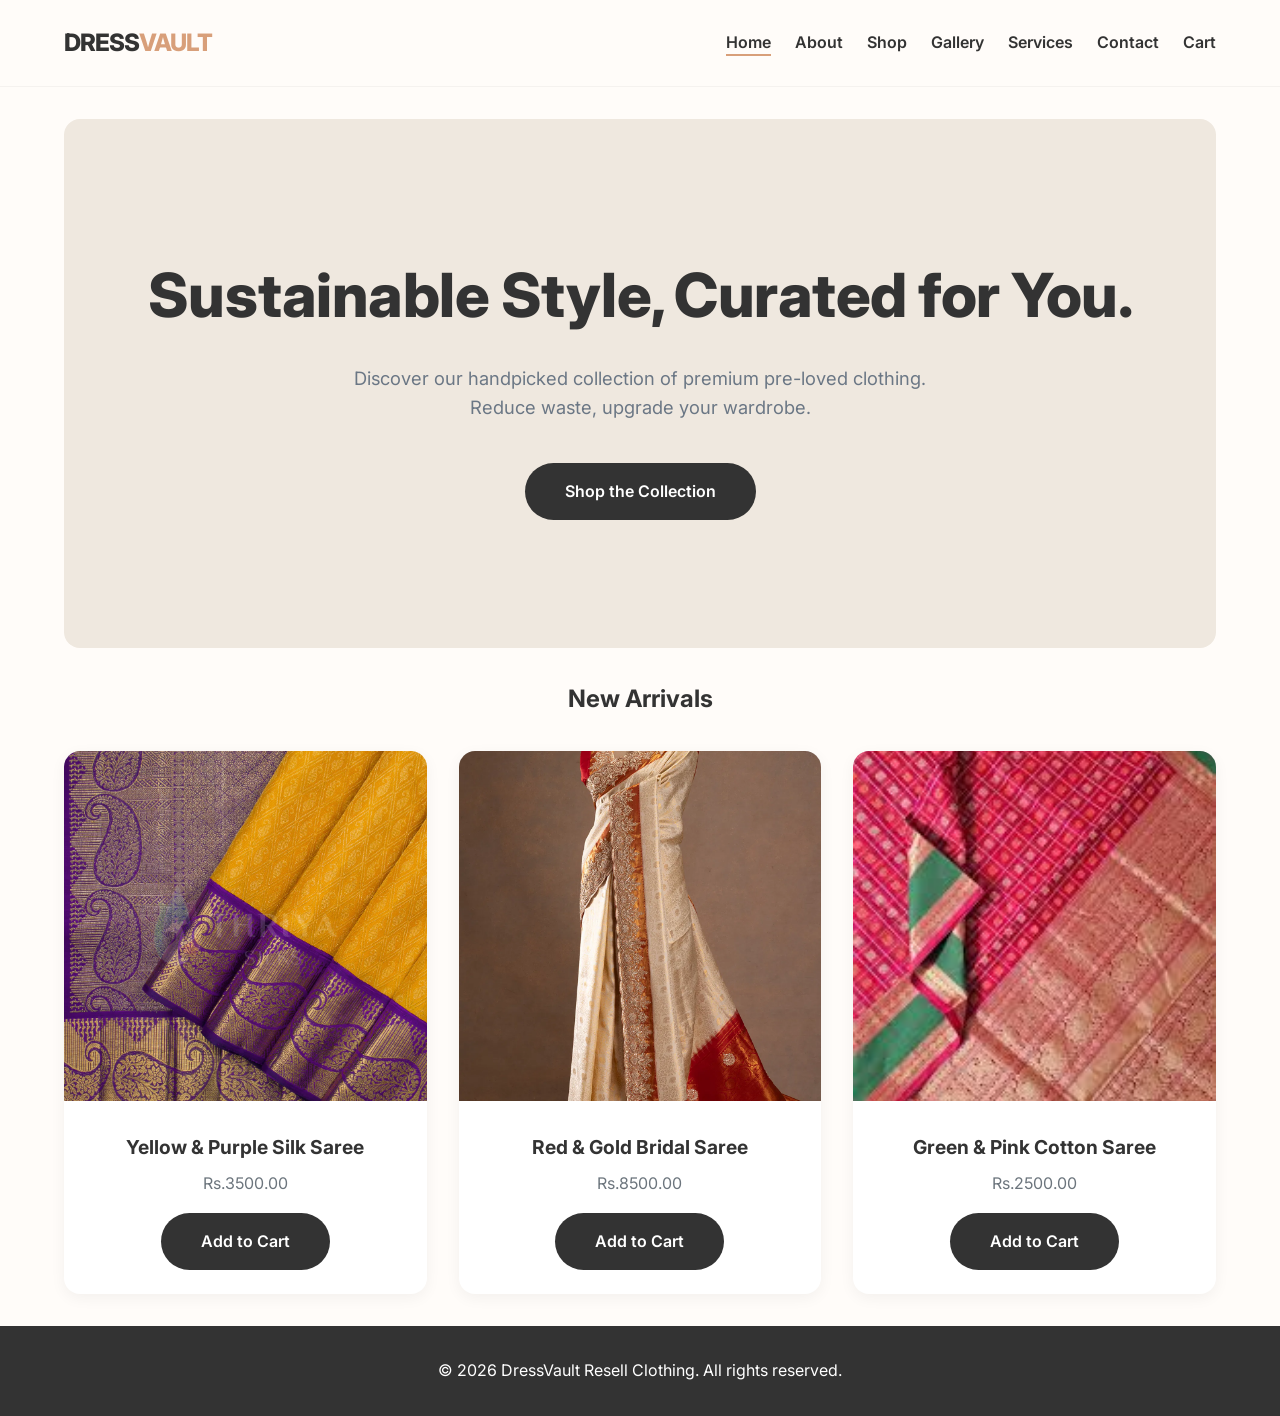
<file: index.html>
<!DOCTYPE html>
<html lang="en">

<head>
    <meta charset="UTF-8">
    <meta name="viewport" content="width=device-width, initial-scale=1.0">
    <title>DressVault | Sustainable Resell Clothing</title>
    <meta name="description"
        content="Shop premium pre-loved and vintage clothing. Sustainable fashion for the modern era.">
    <link rel="stylesheet" href="style.css">
</head>

<body>
    <header>
        <a href="index.html" class="logo">Dress<span>Vault</span></a>
        <nav>
            <ul>
                <li><a href="index.html" class="active">Home</a></li>
                <li><a href="about.html">About</a></li>
                <li><a href="shop.html">Shop</a></li>
                <li><a href="gallery.html">Gallery</a></li>
                <li><a href="services.html">Services</a></li>
                <li><a href="contact.html">Contact</a></li>
                <li><a href="cart.html">Cart</a></li>
            </ul>
        </nav>
    </header>

    <main>
        <section class="hero">
            <h1>Sustainable Style, Curated for You.</h1>
            <p>Discover our handpicked collection of premium pre-loved clothing. Reduce waste, upgrade your wardrobe.
            </p>
            <a href="shop.html" class="btn">Shop the Collection</a>
        </section>

        <section class="featured">
            <h2 style="text-align: center; margin-bottom: 2rem;">New Arrivals</h2>
            <div class="grid">
                <div class="card">
                    <img src="Saree/Yellow & Purple Silk Saree.webp" alt="Yellow and Purple Silk Saree" class="card-img">
                    <div class="card-body">
                        <h3>Yellow & Purple Silk Saree</h3>
                        <p>Rs.3500.00</p>
                        <a href="#" class="btn add-to-cart" data-name="Yellow & Purple Silk Saree"
                            data-price="3500.00">Add to
                            Cart</a>
                    </div>
                </div>
                <div class="card">
                    <img src="Saree/Red & Gold Bridal Saree.webp" alt="Red and Gold Bridal Saree" class="card-img">
                    <div class="card-body">
                        <h3>Red & Gold Bridal Saree</h3>
                        <p>Rs.8500.00</p>
                        <a href="#" class="btn add-to-cart" data-name="Red & Gold Bridal Saree" data-price="8500.00">Add
                            to
                            Cart</a>
                    </div>
                </div>
                <div class="card">
                    <img src="Saree/Green & Pink Cotton Saree.jpg" alt="Green and Pink Cotton Saree" class="card-img">
                    <div class="card-body">
                        <h3>Green & Pink Cotton Saree</h3>
                        <p>Rs.2500.00</p>
                        <a href="#" class="btn add-to-cart" data-name="Green & Pink Cotton Saree"
                            data-price="2500.00">Add to
                            Cart</a>
                    </div>
                </div>
            </div>
        </section>
    </main>

    <footer>
        <p>&copy; 2026 DressVault Resell Clothing. All rights reserved.</p>
    </footer>

    <script src="script.js"></script>
</body>

</html>
</file>
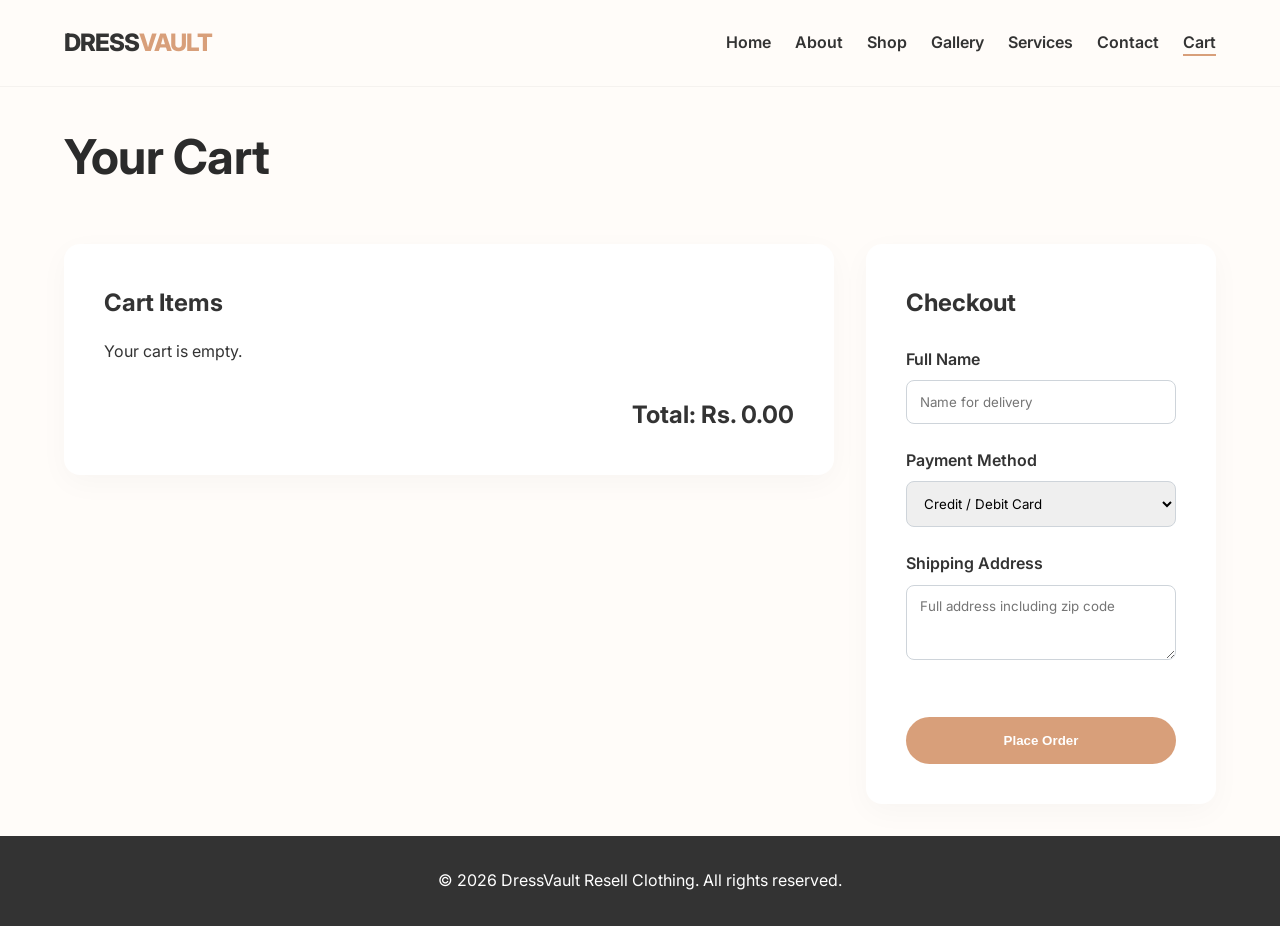
<file: cart.html>
<!DOCTYPE html>
<html lang="en">

<head>
    <meta charset="UTF-8">
    <meta name="viewport" content="width=device-width, initial-scale=1.0">
    <title>Your Cart | DressVault</title>
    <meta name="description" content="Complete your order.">
    <link rel="stylesheet" href="style.css">
</head>

<body>
    <header>
        <a href="index.html" class="logo">Dress<span>Vault</span></a>
        <nav>
            <ul>
                <li><a href="index.html">Home</a></li>
                <li><a href="about.html">About</a></li>
                <li><a href="shop.html">Shop</a></li>
                <li><a href="gallery.html">Gallery</a></li>
                <li><a href="services.html">Services</a></li>
                <li><a href="contact.html">Contact</a></li>
                <li><a href="cart.html" class="active">Cart</a></li>
            </ul>
        </nav>
    </header>

    <main>
        <div style="margin-bottom: 3rem;">
            <h1 style="font-size: 3rem; color: #2b2b2b; letter-spacing: -0.5px;">Your Cart</h1>
        </div>

        <div style="display: grid; grid-template-columns: 1fr 350px; gap: 2rem; align-items: start;">

            <div
                style="background: var(--card-bg); padding: 2.5rem; border-radius: 16px; box-shadow: 0 8px 30px rgba(0,0,0,0.03);">
                <h2>Cart Items</h2>
                <div id="cartItems" style="margin-top: 1rem;">
                    <!-- Items will be injected here via JS -->
                </div>
                <div class="cart-total">
                    Total: <span id="cartTotal">0</span>
                </div>
            </div>

            <div
                style="background: var(--card-bg); padding: 2.5rem; border-radius: 16px; box-shadow: 0 8px 30px rgba(0,0,0,0.03);">
                <h2>Checkout</h2>
                <form id="checkoutForm" style="margin-top: 1.5rem;">
                    <div class="form-group">
                        <label for="shippingName">Full Name</label>
                        <input type="text" id="shippingName" required placeholder="Name for delivery">
                    </div>

                    <div class="form-group">
                        <label for="paymentMethod">Payment Method</label>
                        <select id="paymentMethod">
                            <option value="card">Credit / Debit Card</option>
                            <option value="paypal">PayPal</option>
                            <option value="applepay">Apple Pay</option>
                        </select>
                    </div>

                    <div class="form-group">
                        <label for="address">Shipping Address</label>
                        <textarea id="address" rows="3" placeholder="Full address including zip code"
                            required></textarea>
                        <span id="addressError" class="error-msg"></span>
                    </div>

                    <button type="submit" class="btn"
                        style="width: 100%; background: var(--accent-color); border-color: var(--accent-color);">Place
                        Order</button>
                </form>
            </div>

        </div>
    </main>

    <footer>
        <p>&copy; 2026 DressVault Resell Clothing. All rights reserved.</p>
    </footer>

    <script src="script.js"></script>
</body>

</html>
</file>
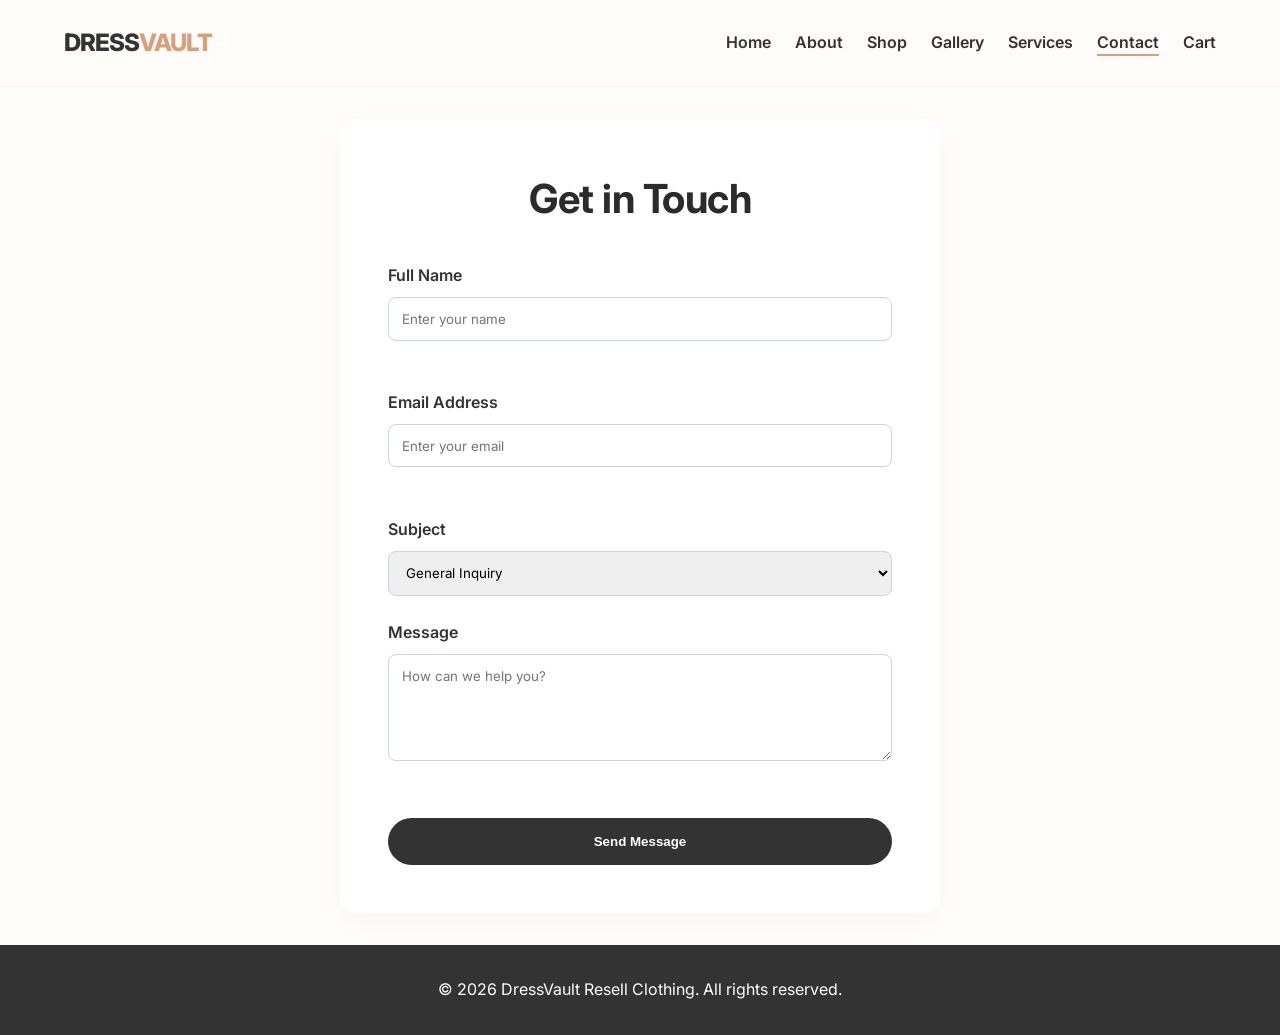
<file: contact.html>
<!DOCTYPE html>
<html lang="en">

<head>
    <meta charset="UTF-8">
    <meta name="viewport" content="width=device-width, initial-scale=1.0">
    <title>Contact Us | DressVault</title>
    <meta name="description" content="Get in touch with the DressVault team.">
    <link rel="stylesheet" href="style.css">
</head>

<body>
    <header>
        <a href="index.html" class="logo">Dress<span>Vault</span></a>
        <nav>
            <ul>
                <li><a href="index.html">Home</a></li>
                <li><a href="about.html">About</a></li>
                <li><a href="shop.html">Shop</a></li>
                <li><a href="gallery.html">Gallery</a></li>
                <li><a href="services.html">Services</a></li>
                <li><a href="contact.html" class="active">Contact</a></li>
                <li><a href="cart.html">Cart</a></li>
            </ul>
        </nav>
    </header>

    <main>
        <div
            style="max-width: 600px; margin: 0 auto; background: var(--card-bg); padding: 3rem; border-radius: 16px; box-shadow: 0 8px 30px rgba(0,0,0,0.03);">
            <h1
                style="text-align: center; margin-bottom: 2rem; font-size: 2.5rem; color: #2b2b2b; letter-spacing: -0.5px;">
                Get in Touch</h1>

            <form id="contactForm">
                <div class="form-group">
                    <label for="name">Full Name</label>
                    <input type="text" id="name" placeholder="Enter your name">
                    <span id="nameError" class="error-msg"></span>
                </div>

                <div class="form-group">
                    <label for="email">Email Address</label>
                    <input type="email" id="email" placeholder="Enter your email">
                    <span id="emailError" class="error-msg"></span>
                </div>

                <div class="form-group">
                    <label for="subject">Subject</label>
                    <select id="subject">
                        <option value="general">General Inquiry</option>
                        <option value="support">Order Support</option>
                        <option value="consignment">Consignment</option>
                        <option value="styling">Styling Session</option>
                    </select>
                </div>

                <div class="form-group">
                    <label for="message">Message</label>
                    <textarea id="message" rows="5" placeholder="How can we help you?"></textarea>
                    <span id="msgError" class="error-msg"></span>
                </div>

                <button type="submit" class="btn" style="width: 100%;">Send Message</button>
            </form>
        </div>
    </main>

    <footer>
        <p>&copy; 2026 DressVault Resell Clothing. All rights reserved.</p>
    </footer>

    <script src="script.js"></script>
</body>

</html>
</file>
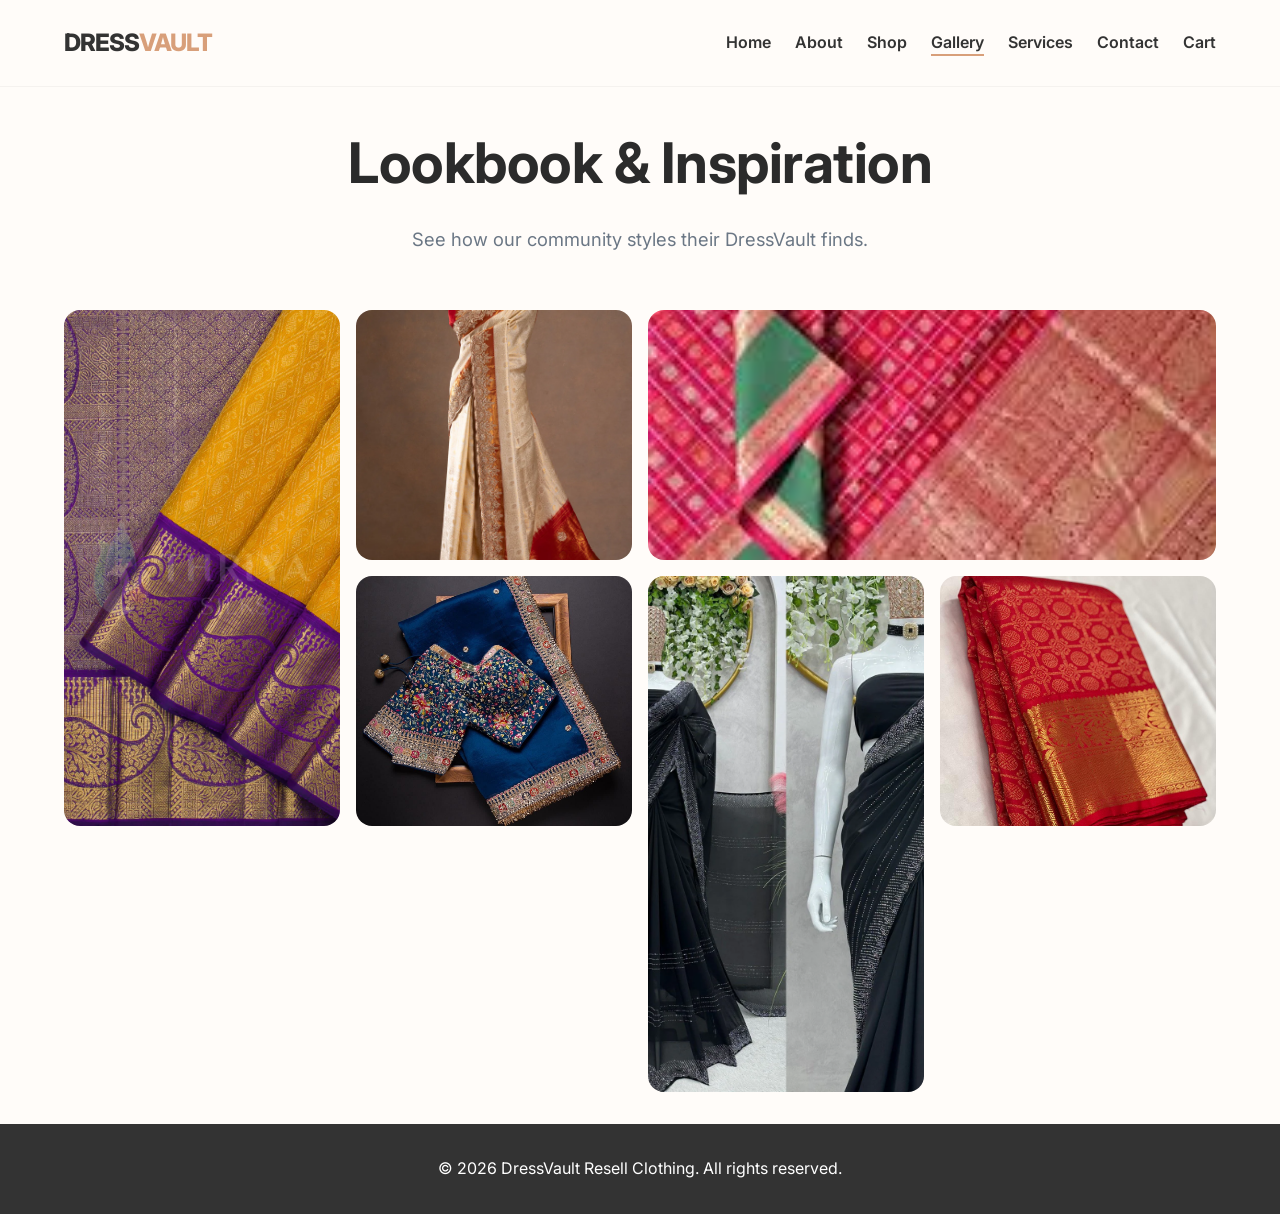
<file: gallery.html>
<!DOCTYPE html>
<html lang="en">

<head>
    <meta charset="UTF-8">
    <meta name="viewport" content="width=device-width, initial-scale=1.0">
    <title>Gallery | DressVault</title>
    <meta name="description" content="Style inspiration from our community.">
    <link rel="stylesheet" href="style.css">
    <style>
        .gallery-grid {
            display: grid;
            grid-template-columns: repeat(auto-fill, minmax(250px, 1fr));
            gap: 1rem;
            grid-auto-rows: 250px;
        }

        .gallery-item {
            width: 100%;
            height: 100%;
            object-fit: cover;
            border-radius: var(--border-radius);
            transition: var(--transition);
        }

        .gallery-item:hover {
            transform: scale(1.02);
            box-shadow: 0 10px 20px rgba(0, 0, 0, 0.1);
        }

        .item-tall {
            grid-row: span 2;
        }

        .item-wide {
            grid-column: span 2;
        }

        @media (max-width: 768px) {
            .item-wide {
                grid-column: span 1;
            }
        }
    </style>
</head>

<body>
    <header>
        <a href="index.html" class="logo">Dress<span>Vault</span></a>
        <nav>
            <ul>
                <li><a href="index.html">Home</a></li>
                <li><a href="about.html">About</a></li>
                <li><a href="shop.html">Shop</a></li>
                <li><a href="gallery.html" class="active">Gallery</a></li>
                <li><a href="services.html">Services</a></li>
                <li><a href="contact.html">Contact</a></li>
                <li><a href="cart.html">Cart</a></li>
            </ul>
        </nav>
    </header>

    <main>
        <div style="text-align: center; margin-bottom: 3.5rem;">
            <h1 style="font-size: 3.5rem; color: #2b2b2b; letter-spacing: -0.5px; margin-bottom: 1rem;">Lookbook &
                Inspiration</h1>
            <p style="color: #6b7785; font-size: 1.15rem; line-height: 1.6;">See how our community styles their
                DressVault finds.</p>
        </div>

        <div class="gallery-grid">
            <img src="Saree/Yellow & Purple Silk Saree.webp" alt="Style 1" class="gallery-item item-tall">
            <img src="Saree/Red & Gold Bridal Saree.webp"  alt="Style 2" class="gallery-item">
            <img src="Saree/Green & Pink Cotton Saree.jpg" alt="Style 3" class="gallery-item item-wide">
            <img src="Saree/Blue Designer Saree.jpg" alt="Style 4" class="gallery-item">
            <img src="Saree/Elegant Georgette Saree.webp"  alt="Style 5" class="gallery-item item-tall">
            <img src="Saree/Traditional Kanjivaram.jpg"  alt="Style 6" class="gallery-item">
        </div>
    </main>

    <footer>
        <p>&copy; 2026 DressVault Resell Clothing. All rights reserved.</p>
    </footer>

    <script src="script.js"></script>
</body>

</html>
</file>
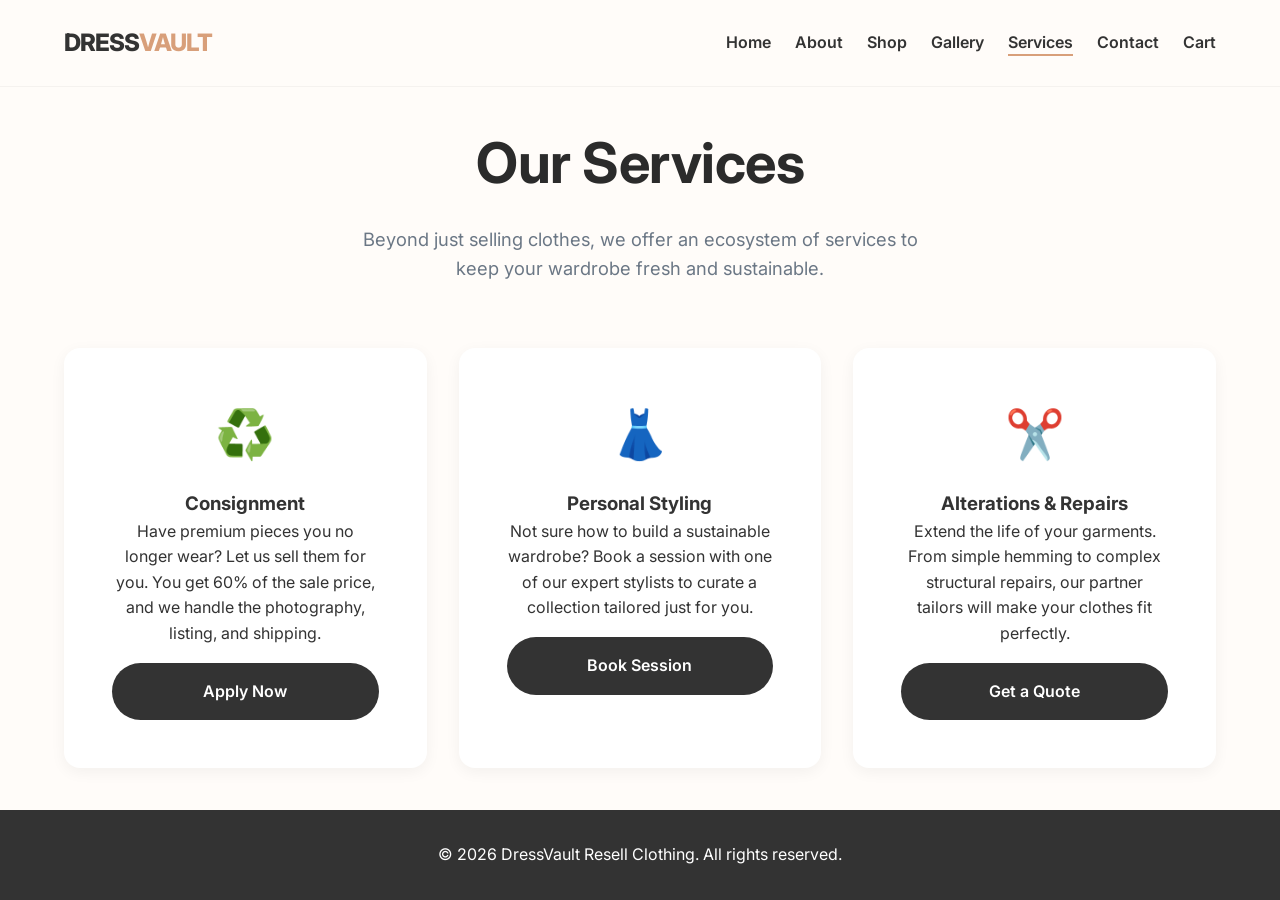
<file: services.html>
<!DOCTYPE html>
<html lang="en">

<head>
    <meta charset="UTF-8">
    <meta name="viewport" content="width=device-width, initial-scale=1.0">
    <title>Services | DressVault</title>
    <meta name="description" content="Consignment, styling, and alteration services.">
    <link rel="stylesheet" href="style.css">
</head>

<body>
    <header>
        <a href="index.html" class="logo">Dress<span>Vault</span></a>
        <nav>
            <ul>
                <li><a href="index.html">Home</a></li>
                <li><a href="about.html">About</a></li>
                <li><a href="shop.html">Shop</a></li>
                <li><a href="gallery.html">Gallery</a></li>
                <li><a href="services.html" class="active">Services</a></li>
                <li><a href="contact.html">Contact</a></li>
                <li><a href="cart.html">Cart</a></li>
            </ul>
        </nav>
    </header>

    <main>
        <div style="text-align: center; margin-bottom: 4rem;">
            <h1 style="font-size: 3.5rem; color: #2b2b2b; letter-spacing: -0.5px; margin-bottom: 1rem;">Our Services
            </h1>
            <p style="color: #6b7785; font-size: 1.15rem; max-width: 600px; margin: 0 auto; line-height: 1.6;">Beyond
                just selling clothes, we offer an
                ecosystem of services to keep your wardrobe fresh and sustainable.</p>
        </div>

        <div class="grid">
            <div class="card" style="padding: 3rem; text-align: center;">
                <div style="font-size: 3rem; margin-bottom: 1rem;">♻️</div>
                <h3>Consignment</h3>
                <p>Have premium pieces you no longer wear? Let us sell them for you. You get 60% of the sale price, and
                    we handle the photography, listing, and shipping.</p>
                <a href="contact.html" class="btn" style="margin-top: 1rem; width: 100%;">Apply Now</a>
            </div>

            <div class="card" style="padding: 3rem; text-align: center;">
                <div style="font-size: 3rem; margin-bottom: 1rem;">👗</div>
                <h3>Personal Styling</h3>
                <p>Not sure how to build a sustainable wardrobe? Book a session with one of our expert stylists to
                    curate a collection tailored just for you.</p>
                <a href="contact.html" class="btn" style="margin-top: 1rem; width: 100%;">Book Session</a>
            </div>

            <div class="card" style="padding: 3rem; text-align: center;">
                <div style="font-size: 3rem; margin-bottom: 1rem;">✂️</div>
                <h3>Alterations & Repairs</h3>
                <p>Extend the life of your garments. From simple hemming to complex structural repairs, our partner
                    tailors will make your clothes fit perfectly.</p>
                <a href="contact.html" class="btn" style="margin-top: 1rem; width: 100%;">Get a Quote</a>
            </div>
        </div>
    </main>

    <footer>
        <p>&copy; 2026 DressVault Resell Clothing. All rights reserved.</p>
    </footer>

    <script src="script.js"></script>
</body>

</html>
</file>
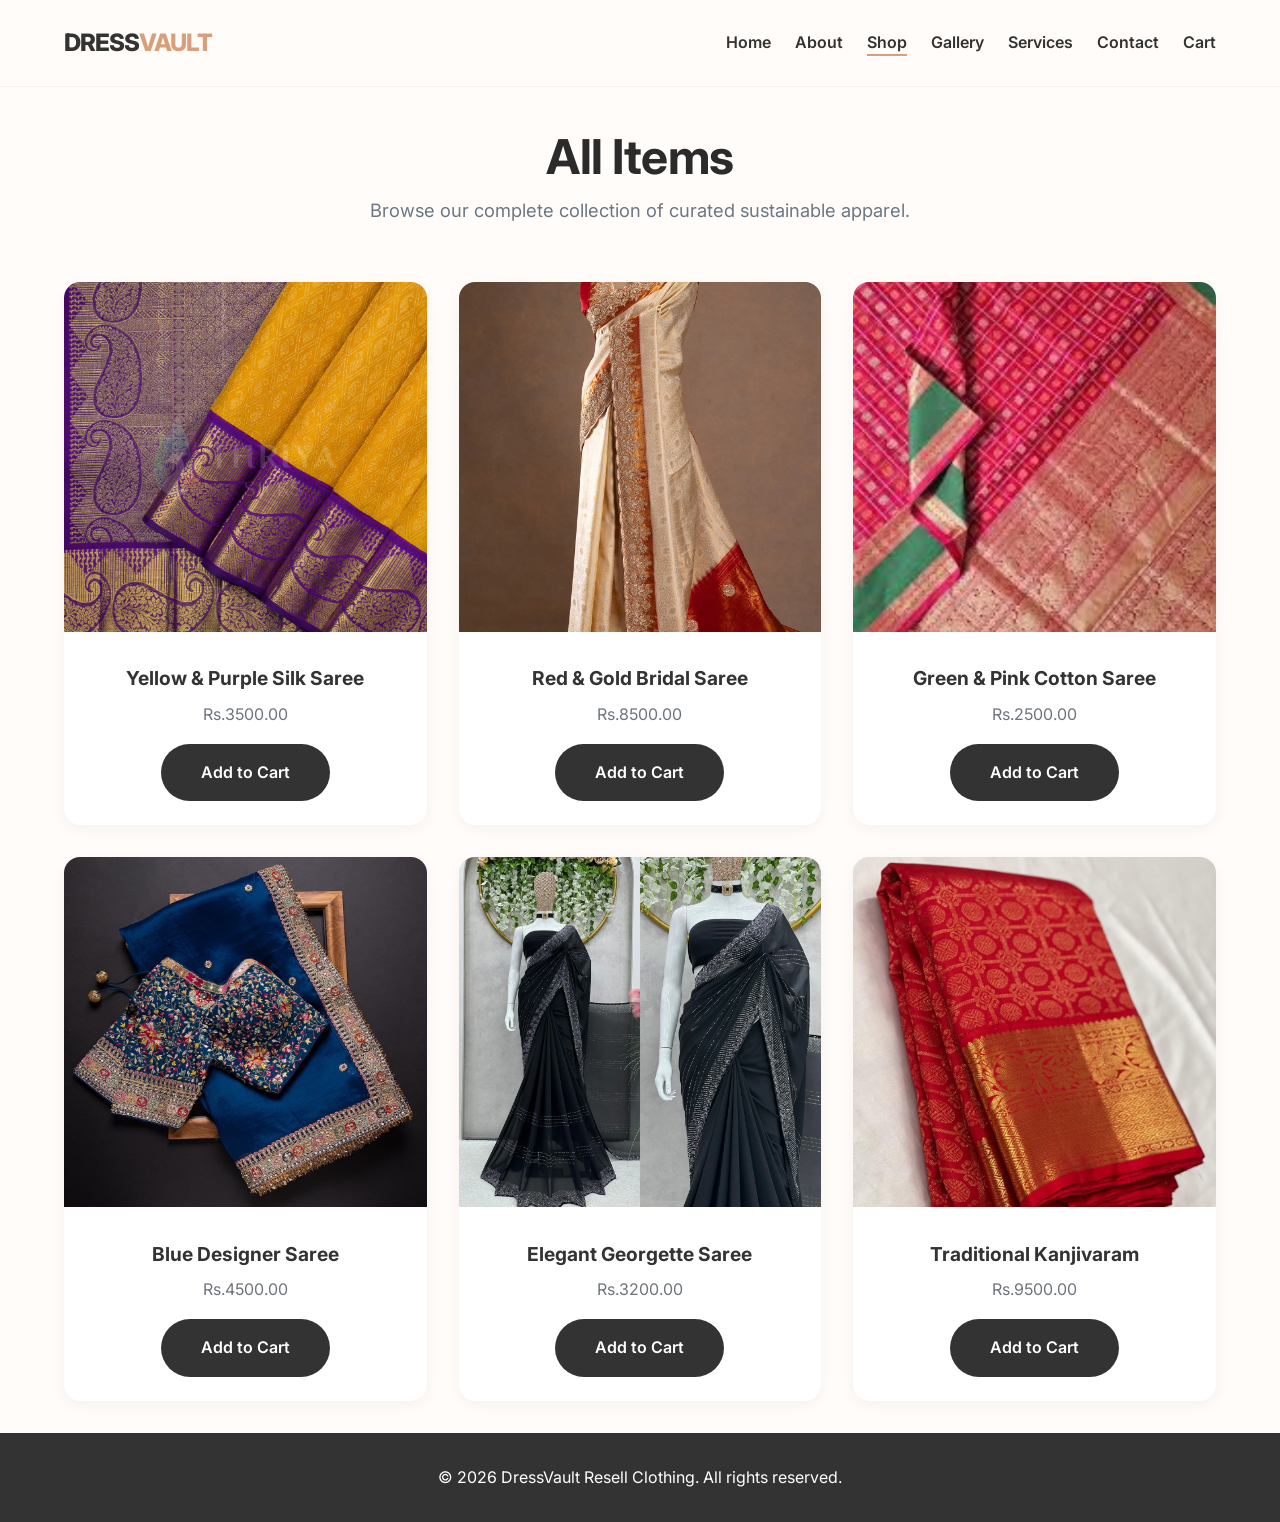
<file: shop.html>
<!DOCTYPE html>
<html lang="en">

<head>
    <meta charset="UTF-8">
    <meta name="viewport" content="width=device-width, initial-scale=1.0">
    <title>Shop | DressVault</title>
    <meta name="description" content="Shop all our sustainable apparel.">
    <link rel="stylesheet" href="style.css">
</head>

<body>
    <header>
        <a href="index.html" class="logo">Dress<span>Vault</span></a>
        <nav>
            <ul>
                <li><a href="index.html">Home</a></li>
                <li><a href="about.html">About</a></li>
                <li><a href="shop.html" class="active">Shop</a></li>
                <li><a href="gallery.html">Gallery</a></li>
                <li><a href="services.html">Services</a></li>
                <li><a href="contact.html">Contact</a></li>
                <li><a href="cart.html">Cart</a></li>
            </ul>
        </nav>
    </header>

    <main>
        <div style="text-align: center; margin-bottom: 3.5rem;">
            <h1 style="font-size: 3rem; color: #2b2b2b; letter-spacing: -0.5px;">All Items</h1>
            <p style="color: #6b7785; font-size: 1.15rem;">Browse our complete collection of curated sustainable
                apparel.</p>
        </div>

        <div class="grid">
            <div class="card">
                <img src="Saree/Yellow & Purple Silk Saree.webp" alt="Yellow and Purple Silk Saree" class="card-img">
                <div class="card-body">
                    <h3>Yellow & Purple Silk Saree</h3>
                    <p>Rs.3500.00</p>
                    <a href="#" class="btn add-to-cart" data-name="Yellow & Purple Silk Saree" data-price="3500.00">Add
                        to
                        Cart</a>
                </div>
            </div>
            <div class="card">
                <img src="Saree/Red & Gold Bridal Saree.webp" alt="Red and Gold Bridal Saree" class="card-img">
                <div class="card-body">
                    <h3>Red & Gold Bridal Saree</h3>
                    <p>Rs.8500.00</p>
                    <a href="#" class="btn add-to-cart" data-name="Red & Gold Bridal Saree" data-price="8500.00">Add to
                        Cart</a>
                </div>
            </div>
            <div class="card">
                <img src="Saree/Green & Pink Cotton Saree.jpg" alt="Green and Pink Cotton Saree" class="card-img">
                <div class="card-body">
                    <h3>Green & Pink Cotton Saree</h3>
                    <p>Rs.2500.00</p>
                    <a href="#" class="btn add-to-cart" data-name="Green & Pink Cotton Saree" data-price="2500.00">Add
                        to
                        Cart</a>
                </div>
            </div>
            <div class="card">
                <img src="Saree/Blue Designer Saree.jpg" alt="Blue Designer Saree" class="card-img">
                <div class="card-body">
                    <h3>Blue Designer Saree</h3>
                    <p>Rs.4500.00</p>
                    <a href="#" class="btn add-to-cart" data-name="Blue Designer Saree" data-price="4500.00">Add to
                        Cart</a>
                </div>
            </div>
            <div class="card">
                <img src="Saree/Elegant Georgette Saree.webp" alt="Elegant Georgette Saree" class="card-img">
                <div class="card-body">
                    <h3>Elegant Georgette Saree</h3>
                    <p>Rs.3200.00</p>
                    <a href="#" class="btn add-to-cart" data-name="Elegant Georgette Saree" data-price="3200.00">Add to
                        Cart</a>
                </div>
            </div>
            <div class="card">
                <img src="Saree/Traditional Kanjivaram.jpg" alt="Traditional Kanjivaram" class="card-img">
                <div class="card-body">
                    <h3>Traditional Kanjivaram</h3>
                    <p>Rs.9500.00</p>
                    <a href="#" class="btn add-to-cart" data-name="Traditional Kanjivaram" data-price="9500.00">Add to
                        Cart</a>
                </div>
            </div>
        </div>
    </main>

    <footer>
        <p>&copy; 2026 DressVault Resell Clothing. All rights reserved.</p>
    </footer>

    <script src="script.js"></script>
</body>

</html>
</file>
<file: style.css>
@import url('https://fonts.googleapis.com/css2?family=Inter:wght@300;400;600;800&display=swap');

:root {
    --bg-color: #fffcf9;
    --text-color: #333333;
    --accent-color: #d89f7a;
    --nav-bg: #fffcf9;
    --card-bg: #ffffff;
    --border-radius: 16px;
    --transition: all 0.3s ease;
}

* {
    box-sizing: border-box;
    margin: 0;
    padding: 0;
}

body {
    font-family: 'Inter', sans-serif;
    background-color: var(--bg-color);
    color: var(--text-color);
    line-height: 1.6;
    min-height: 100vh;
    display: flex;
    flex-direction: column;
}

header {
    position: sticky;
    top: 0;
    background: var(--nav-bg);
    padding: 1.5rem 5%;
    display: flex;
    justify-content: space-between;
    align-items: center;
    z-index: 1000;
    border-bottom: 1px solid rgba(0, 0, 0, 0.04);
}

.logo {
    font-size: 1.5rem;
    font-weight: 800;
    letter-spacing: -1px;
    text-decoration: none;
    color: var(--text-color);
    text-transform: uppercase;
}

.logo span {
    color: var(--accent-color);
}

nav ul {
    display: flex;
    list-style: none;
    gap: 1.5rem;
}

nav a {
    text-decoration: none;
    color: var(--text-color);
    font-weight: 600;
    transition: var(--transition);
    position: relative;
}

nav a::after {
    content: '';
    position: absolute;
    width: 0;
    height: 2px;
    bottom: -4px;
    left: 0;
    background-color: var(--accent-color);
    transition: var(--transition);
}

nav a:hover::after,
nav a.active::after {
    width: 100%;
}

nav a:hover {
    color: var(--accent-color);
}

main {
    flex: 1;
    padding: 2rem 5%;
}

.hero {
    text-align: center;
    padding: 8rem 2rem;
    background-color: #efe8df;
    border-radius: var(--border-radius);
    margin-bottom: 2rem;
}

.hero h1 {
    font-size: 3.8rem;
    font-weight: 800;
    letter-spacing: -0.5px;
    margin-bottom: 1.2rem;
}

.hero p {
    font-size: 1.15rem;
    color: #6b7785;
    max-width: 600px;
    margin: 0 auto 2.5rem;
    line-height: 1.6;
}

.btn {
    display: inline-block;
    padding: 1rem 2.5rem;
    background-color: #333333;
    color: #fff;
    text-decoration: none;
    border-radius: 50px;
    font-weight: 600;
    transition: var(--transition);
    cursor: pointer;
    border: none;
}

.btn:hover {
    background-color: #1a1a1a;
    transform: translateY(-2px);
    box-shadow: 0 4px 10px rgba(0, 0, 0, 0.1);
}

.grid {
    display: grid;
    grid-template-columns: repeat(auto-fill, minmax(280px, 1fr));
    gap: 2rem;
    margin-top: 2rem;
}

.card {
    background: var(--card-bg);
    border-radius: var(--border-radius);
    overflow: hidden;
    box-shadow: 0 4px 15px rgba(0, 0, 0, 0.05);
    transition: var(--transition);
}

.card:hover {
    transform: translateY(-5px);
    box-shadow: 0 10px 25px rgba(0, 0, 0, 0.1);
}

.card-img {
    width: 100%;
    height: 350px;
    object-fit: cover;
    background-color: #eaeaea;
}

.card-body {
    padding: 1.5rem;
    text-align: center;
}

.card-body h3 {
    margin-bottom: 0.5rem;
    font-size: 1.2rem;
}

.card-body p {
    color: #6c757d;
    margin-bottom: 1rem;
}

footer {
    background-color: var(--text-color);
    color: #fff;
    text-align: center;
    padding: 2rem;
    margin-top: auto;
}

/* Forms */
.form-group {
    margin-bottom: 1.5rem;
}

label {
    display: block;
    margin-bottom: 0.5rem;
    font-weight: 600;
}

input,
textarea,
select {
    width: 100%;
    padding: 0.8rem;
    border: 1px solid #ced4da;
    border-radius: 8px;
    font-family: inherit;
    transition: var(--transition);
}

input:focus,
textarea:focus,
select:focus {
    outline: none;
    border-color: var(--accent-color);
    box-shadow: 0 0 0 3px rgba(212, 163, 115, 0.2);
}

.error-msg {
    color: #dc3545;
    font-size: 0.85rem;
    margin-top: 0.4rem;
    display: block;
    min-height: 1.2rem;
}

.cart-item {
    display: flex;
    align-items: center;
    justify-content: space-between;
    padding: 1rem;
    border-bottom: 1px solid #eaeaea;
}

.cart-total {
    font-size: 1.5rem;
    font-weight: bold;
    text-align: right;
    margin-top: 2rem;
}
</file>
